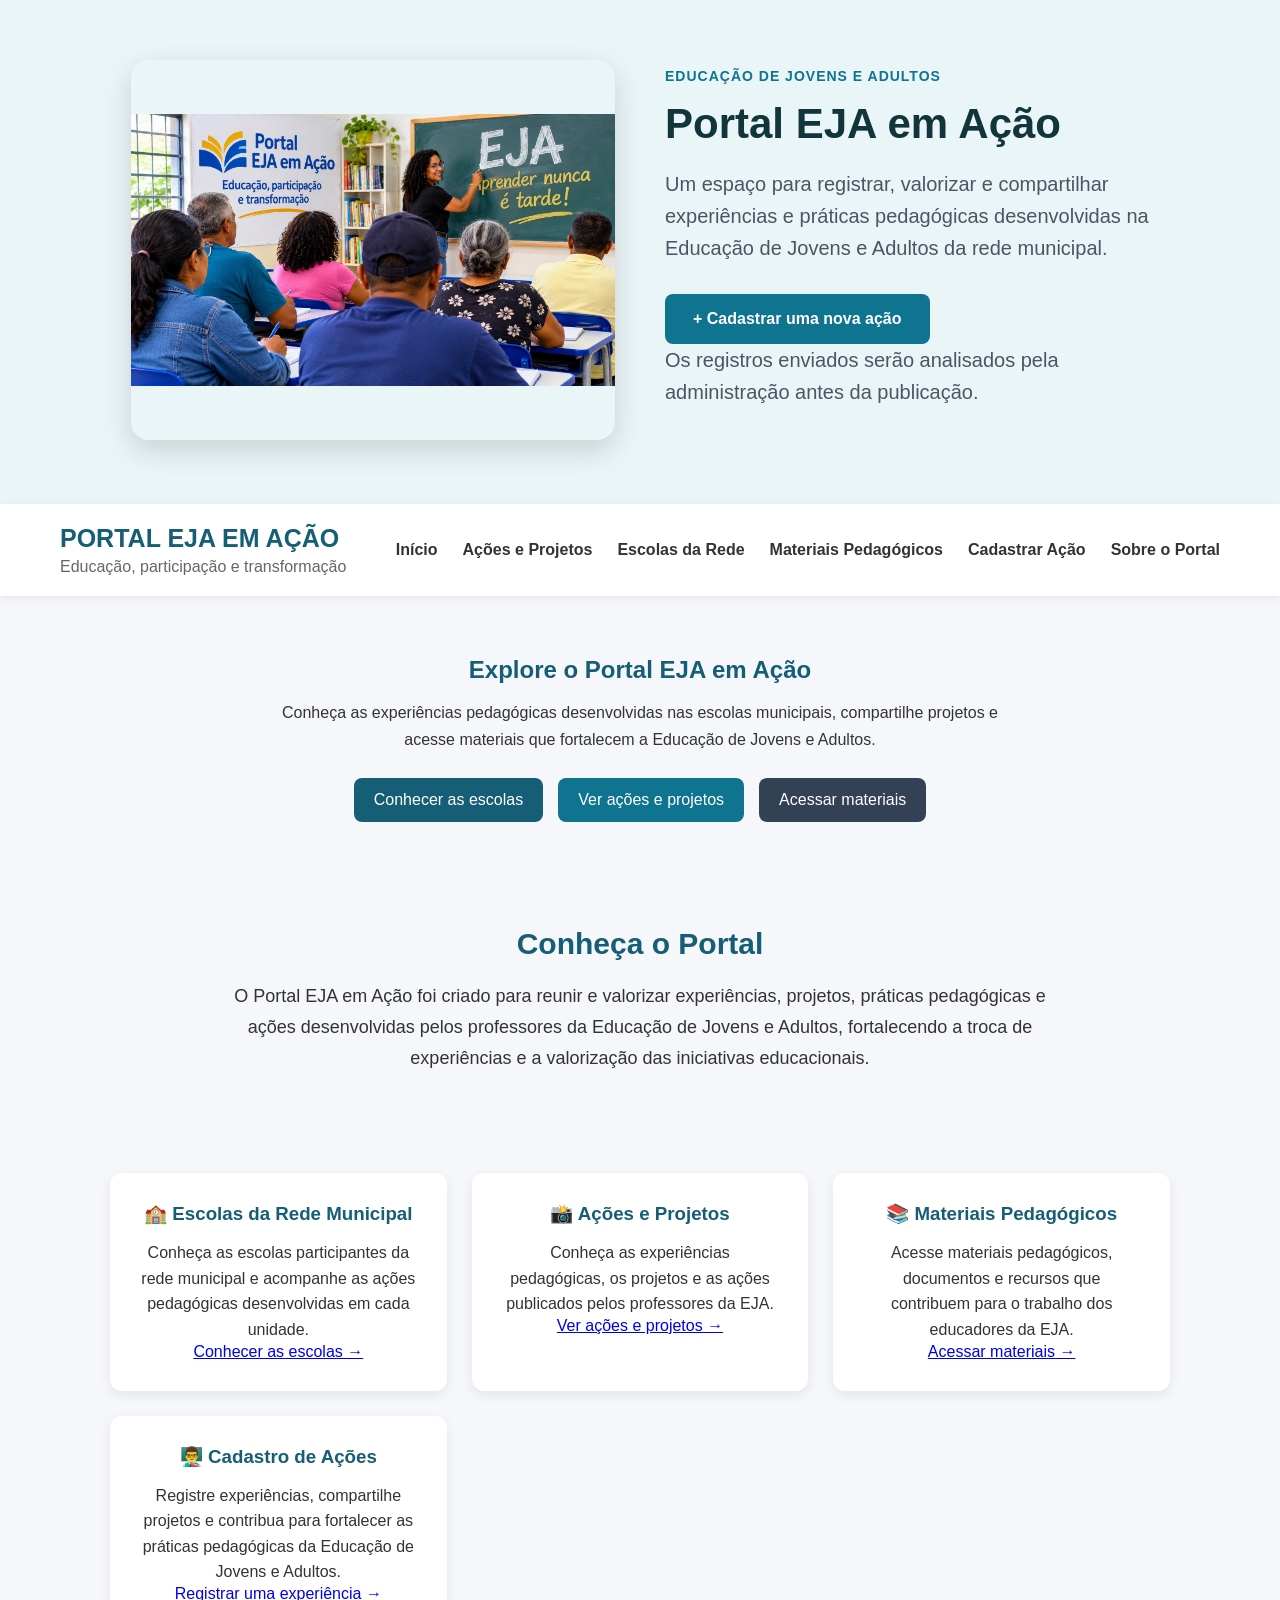
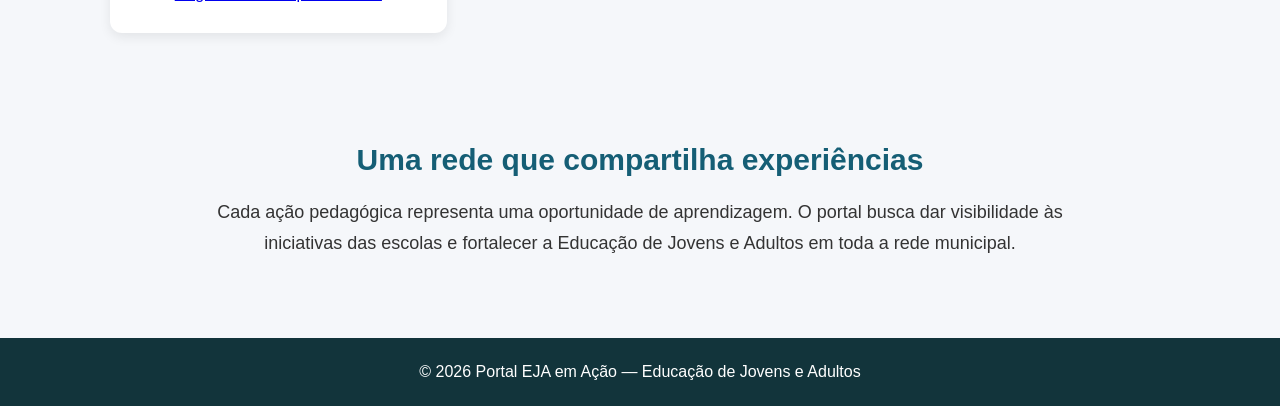
<file: index.html>
<!DOCTYPE html>
<html lang="pt-BR">
<head>
    <meta charset="UTF-8">
    <meta name="viewport" content="width=device-width, initial-scale=1.0">

    <title>Portal EJA em Ação</title>

    <meta name="description" content="Portal EJA em Ação: conheça escolas, projetos, experiências pedagógicas e materiais da Educação de Jovens e Adultos.">

    <link rel="stylesheet" href="style.css">
</head>

<body>
<section class="banner">
         <div class="banner-imagem">
             <img
                 src="imagens/capa-eja.jpg"
                 alt="Ação pedagógica da Educação de Jovens e Adultos"
             >
         </div>
         <div class="banner-conteudo">
             <span class="destaque">
                 EDUCAÇÃO DE JOVENS E ADULTOS
             </span>
             <h2>Portal EJA em Ação</h2>
             <p>
                 Um espaço para registrar, valorizar e compartilhar
                 experiências e práticas pedagógicas desenvolvidas
                 na Educação de Jovens e Adultos da rede municipal.
             </p>
             <a href="cadastro.html" class="botao-cadastro">
                 + Cadastrar uma nova ação
             </a>
             <p class="observacao">
                 Os registros enviados serão analisados pela
                 administração antes da publicação.
             </p>
         </div>
     </section>
    <header class="cabecalho">

        <div class="logo">
            <h1>PORTAL EJA EM AÇÃO</h1>
            <p>Educação, participação e transformação</p>
        </div>

        <nav>
            <a href="index.html">Início</a>
            <a href="acoes.html">Ações e Projetos</a>
            <a href="escolas.html">Escolas da Rede</a>
            <a href="materiais.html">Materiais Pedagógicos</a>
            <a href="cadastro.html">Cadastrar Ação</a>
            <a href="#sobre">Sobre o Portal</a>
        </nav>

    </header>

    <main>

        <!-- APRESENTAÇÃO DO PORTAL -->

        <section style="max-width:1100px; margin:35px auto; padding:25px 20px; text-align:center;">

            <h2 style="color:#155e75;">Explore o Portal EJA em Ação</h2>

            <p style="line-height:1.7; margin:15px auto; max-width:750px;">
                Conheça as experiências pedagógicas desenvolvidas nas escolas
                municipais, compartilhe projetos e acesse materiais que fortalecem
                a Educação de Jovens e Adultos.
            </p>

            <div style="display:flex; flex-wrap:wrap; justify-content:center; gap:15px; margin-top:25px;">

                <a href="escolas.html" style="background:#155e75; color:white; padding:13px 20px; border-radius:8px; text-decoration:none;">
                    Conhecer as escolas
                </a>

                <a href="acoes.html" style="background:#0e7490; color:white; padding:13px 20px; border-radius:8px; text-decoration:none;">
                    Ver ações e projetos
                </a>

                <a href="materiais.html" style="background:#334155; color:white; padding:13px 20px; border-radius:8px; text-decoration:none;">
                    Acessar materiais
                </a>

            </div>

        </section>

        <!-- BANNER PRINCIPAL -->

        

        <!-- SOBRE O PORTAL -->

        <section class="sobre" id="sobre">

            <h2>Conheça o Portal</h2>

            <p>
                O Portal EJA em Ação foi criado para reunir e valorizar
                experiências, projetos, práticas pedagógicas e ações
                desenvolvidas pelos professores da Educação de Jovens
                e Adultos, fortalecendo a troca de experiências e a
                valorização das iniciativas educacionais.
            </p>

        </section>

        <!-- ÁREAS DO PORTAL -->

        <section class="cards">

            <div class="card">

                <h3>🏫 Escolas da Rede Municipal</h3>

                <p>
                    Conheça as escolas participantes da rede municipal
                    e acompanhe as ações pedagógicas desenvolvidas
                    em cada unidade.
                </p>

                <a href="escolas.html">Conhecer as escolas →</a>

            </div>

            <div class="card">

                <h3>📸 Ações e Projetos</h3>

                <p>
                    Conheça as experiências pedagógicas, os projetos
                    e as ações publicados pelos professores da EJA.
                </p>

                <a href="acoes.html">Ver ações e projetos →</a>

            </div>

            <div class="card">

                <h3>📚 Materiais Pedagógicos</h3>

                <p>
                    Acesse materiais pedagógicos, documentos e
                    recursos que contribuem para o trabalho
                    dos educadores da EJA.
                </p>

                <a href="materiais.html">Acessar materiais →</a>

            </div>

            <div class="card">

                <h3>👨‍🏫 Cadastro de Ações</h3>

                <p>
                    Registre experiências, compartilhe projetos
                    e contribua para fortalecer as práticas
                    pedagógicas da Educação de Jovens e Adultos.
                </p>

                <a href="cadastro.html">Registrar uma experiência →</a>

            </div>

        </section>

        <!-- MENSAGEM INSTITUCIONAL -->

        <section class="sobre">

            <h2>Uma rede que compartilha experiências</h2>

            <p>
                Cada ação pedagógica representa uma oportunidade de
                aprendizagem. O portal busca dar visibilidade às
                iniciativas das escolas e fortalecer a Educação de
                Jovens e Adultos em toda a rede municipal.
            </p>

        </section>

    </main>

    <footer>

        <p>
            © 2026 Portal EJA em Ação — Educação de Jovens e Adultos
        </p>

    </footer>

</body>
</html>
</file>
<file: style.css>
* {
    margin: 0;
    padding: 0;
    box-sizing: border-box;
}

body {
    font-family: Arial, Helvetica, sans-serif;
    background: #f5f7fa;
    color: #333;
}


/* CABEÇALHO */

.cabecalho {
    background: #ffffff;
    padding: 20px 60px;

    display: flex;
    justify-content: space-between;
    align-items: center;

    box-shadow: 0 2px 8px rgba(0,0,0,0.08);
}

.logo h1 {
    color: #155e75;
    font-size: 25px;
}

.logo p {
    color: #666;
    margin-top: 5px;
}

nav {
    display: flex;
    gap: 25px;
}

nav a {
    text-decoration: none;
    color: #333;
    font-weight: bold;
}

nav a:hover {
    color: #155e75;
}


/* BANNER */

.banner {
    min-height: 500px;

    background: #eaf5f7;

    display: flex;
    align-items: center;
    justify-content: center;

    gap: 50px;

    padding: 60px 8%;
}


/* IMAGEM DO BANNER */

.banner-imagem {
    width: 45%;
}

.banner-imagem img {
    width: 100%;
    height: 380px;

    object-fit: contain;

    border-radius: 18px;

    box-shadow: 0 10px 30px rgba(0, 0, 0, 0.15);
}


/* TEXTO */

.banner-conteudo {
    width: 45%;
}

.destaque {
    color: #0e7490;

    font-size: 14px;

    font-weight: bold;

    letter-spacing: 1px;
}

.banner h2 {
    color: #12343b;

    font-size: 48px;

    margin: 15px 0 20px;
}

.banner p {
    color: #4b5563;

    font-size: 19px;

    line-height: 1.7;

    margin-bottom: 30px;
}


/* BOTÃO */

.banner button {
    background: #0e7490;

    color: white;

    border: none;

    padding: 16px 28px;

    border-radius: 8px;

    font-size: 16px;

    font-weight: bold;

    cursor: pointer;

    transition: 0.3s;
}

.banner button:hover {
    background: #155e75;

    transform: translateY(-2px);
}
.banner-conteudo {
    max-width: 800px;
}

.banner h2 {
    font-size: 42px;
    margin-bottom: 20px;
}

.banner p {
    font-size: 20px;
    line-height: 1.6;
    margin-bottom: 30px;
}

.banner button {
    background: white;
    color: #155e75;

    border: none;
    padding: 15px 25px;

    border-radius: 8px;

    font-size: 16px;
    font-weight: bold;

    cursor: pointer;
}

.banner button:hover {
    background: #e6f4f7;
}


/* SOBRE */

.sobre {
    max-width: 900px;
    margin: 60px auto;
    text-align: center;
    padding: 20px;
}

.sobre h2 {
    color: #155e75;
    font-size: 30px;
    margin-bottom: 20px;
}

.sobre p {
    font-size: 18px;
    line-height: 1.7;
}


/* CARDS */

.cards {
    max-width: 1100px;

    margin: 30px auto 70px;

    display: grid;
    grid-template-columns: repeat(3, 1fr);

    gap: 25px;

    padding: 20px;
}

.card {
    background: white;

    padding: 30px;

    border-radius: 12px;

    box-shadow: 0 4px 12px rgba(0,0,0,0.08);

    text-align: center;
}

.card h3 {
    color: #155e75;
    margin-bottom: 15px;
}

.card p {
    line-height: 1.6;
}


/* RODAPÉ */

footer {
    background: #12343b;

    color: white;

    text-align: center;

    padding: 25px;
}


/* CELULAR */

@media (max-width: 800px) {

    .cabecalho {
        flex-direction: column;

        gap: 20px;

        padding: 20px;
    }

    nav {
        flex-wrap: wrap;

        justify-content: center;

        gap: 15px;
    }

    .banner {
        flex-direction: column;

        padding: 40px 20px;

        gap: 30px;
    }

    .banner-imagem,
    .banner-conteudo {
        width: 100%;
    }

    .banner-imagem img {
    width: 100%;
    height: auto;
    object-fit: contain;
}

    .banner h2 {
        font-size: 36px;
    }

    .cards {
        grid-template-columns: 1fr;
    }
}.botao-cadastro {
    display: inline-block;
    background: #0e7490;
    color: white;
    border: none;
    padding: 16px 28px;
    border-radius: 8px;
    font-size: 16px;
    font-weight: bold;
    text-decoration: none;
    cursor: pointer;
    transition: 0.3s;
}

.botao-cadastro:hover {
    background: #155e75;
    transform: translateY(-2px);
}
/* Indicadores das escolas */

.indicador-escola {
    display: inline-block;
    padding: 7px 12px;
    border-radius: 20px;
    font-size: 12px;
    font-weight: bold;
    margin-bottom: 14px;
}

.indicador-com-acoes {
    background: #dcfce7;
    color: #166534;
}

.indicador-sem-acoes {
    background: #f1f5f9;
    color: #475569;
}

.indicador-indisponivel {
    background: #fef3c7;
    color: #92400e;
}
/* Painel de estatísticas da Rede EJA */

.estatisticas-rede {
    display: grid;
    grid-template-columns: repeat(4, 1fr);
    gap: 18px;
    margin: 25px 0;
}

.cartao-estatistica {
    background: #ffffff;
    padding: 22px 15px;
    border-radius: 12px;
    text-align: center;
    box-shadow: 0 4px 14px rgba(0,0,0,0.08);
    border-top: 4px solid #155e75;
}

.cartao-estatistica span {
    display: block;
    font-size: 28px;
    margin-bottom: 8px;
}

.cartao-estatistica strong {
    display: block;
    font-size: 30px;
    color: #155e75;
}

.cartao-estatistica p {
    margin-top: 7px;
    font-size: 14px;
    color: #475569;
}

@media (max-width: 700px) {
    .estatisticas-rede {
        grid-template-columns: repeat(2, 1fr);
        gap: 12px;
    }
}
/* Barra de pesquisa das escolas */

.area-pesquisa-escolas {
    margin: 25px 0;
}

#pesquisaEscola {
    width: 100%;
    padding: 15px 18px;
    border: 1px solid #cbd5e1;
    border-radius: 10px;
    font-size: 16px;
    outline: none;
    box-sizing: border-box;
    transition: 0.3s;
}

#pesquisaEscola:focus {
    border-color: #155e75;
    box-shadow: 0 0 0 3px rgba(21, 94, 117, 0.12);
}
/* Filtro de escolas */
#filtroEscolas {
    width: 100%;
    margin-top: 12px;
    padding: 14px 18px;
    border: 1px solid #cbd5e1;
    border-radius: 10px;
    font-size: 16px;
    background: #ffffff;
    color: #334155;
    cursor: pointer;
    box-sizing: border-box;
}

#filtroEscolas:focus {
    outline: none;
    border-color: #155e75;
    box-shadow: 0 0 0 3px rgba(21, 94, 117, 0.12);
}
</file>
